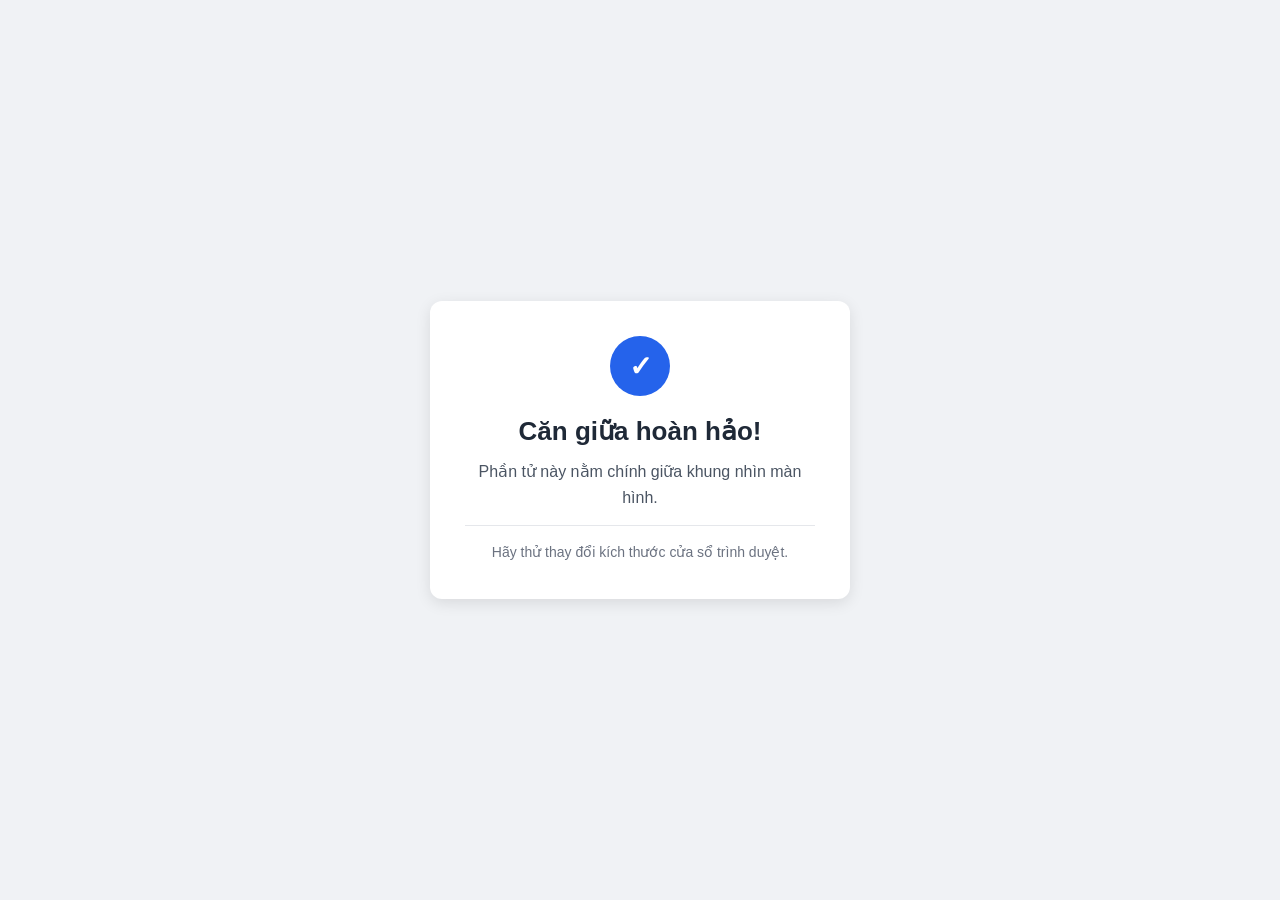
<file: bai-can-giua-flexbox/index.html>
﻿<!DOCTYPE html>
<html lang="vi">

<head>

    <meta charset="UTF-8">

    <meta
        name="viewport"
        content="width=device-width, initial-scale=1.0">

    <title>
        Căn giữa phần tử với Flexbox
    </title>

    <link
        rel="stylesheet"
        href="style.css">

</head>

<body>

    <div class="container">

        <div class="center-card">

            <div class="icon">
                ✓
            </div>

            <h3>
                Căn giữa hoàn hảo!
            </h3>

            <p>

                Phần tử này nằm chính giữa
                khung nhìn màn hình.

            </p>

            <p class="note">

                Hãy thử thay đổi kích thước
                cửa sổ trình duyệt.

            </p>

        </div>

    </div>

</body>

</html>
</file>
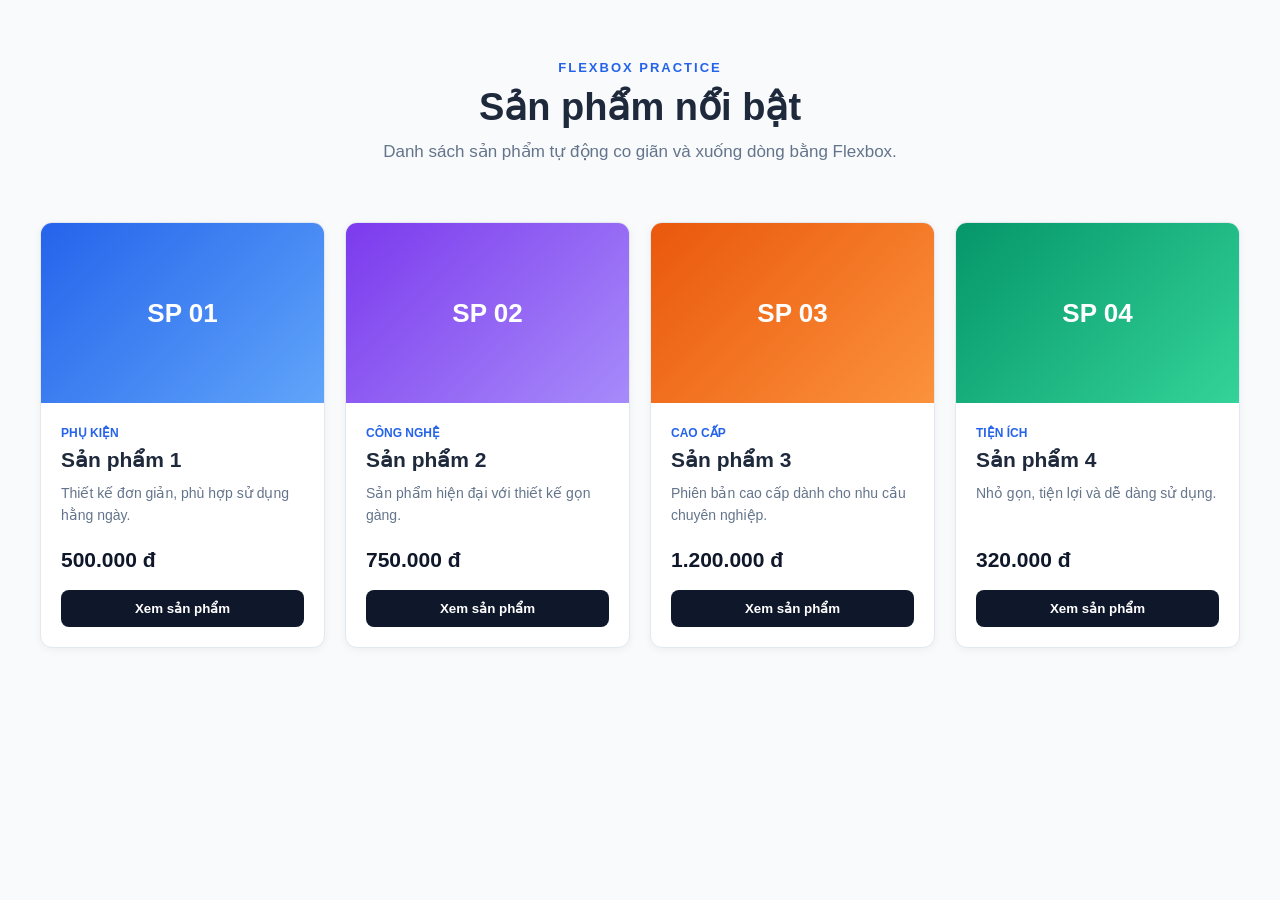
<file: bai-product-card-flex-wrap/index.html>
﻿<!DOCTYPE html>
<html lang="vi">

<head>

    <meta charset="UTF-8">

    <meta
        name="viewport"
        content="width=device-width, initial-scale=1.0">

    <title>
        Product Card Flexbox
    </title>

    <link
        rel="stylesheet"
        href="style.css">

</head>

<body>

    <main class="page">

        <section class="products-section">

            <div class="section-heading">

                <p class="eyebrow">
                    FLEXBOX PRACTICE
                </p>

                <h1>
                    Sản phẩm nổi bật
                </h1>

                <p class="description">

                    Danh sách sản phẩm tự động co giãn
                    và xuống dòng bằng Flexbox.

                </p>

            </div>

            <div class="product-grid">

                <article class="product-card">

                    <div class="product-image product-one">
                        SP 01
                    </div>

                    <div class="product-content">

                        <span class="category">
                            Phụ kiện
                        </span>

                        <h4>
                            Sản phẩm 1
                        </h4>

                        <p class="product-description">

                            Thiết kế đơn giản,
                            phù hợp sử dụng hằng ngày.

                        </p>

                        <p class="price">
                            500.000 đ
                        </p>

                        <button class="product-button">
                            Xem sản phẩm
                        </button>

                    </div>

                </article>

                <article class="product-card">

                    <div class="product-image product-two">
                        SP 02
                    </div>

                    <div class="product-content">

                        <span class="category">
                            Công nghệ
                        </span>

                        <h4>
                            Sản phẩm 2
                        </h4>

                        <p class="product-description">

                            Sản phẩm hiện đại với
                            thiết kế gọn gàng.

                        </p>

                        <p class="price">
                            750.000 đ
                        </p>

                        <button class="product-button">
                            Xem sản phẩm
                        </button>

                    </div>

                </article>

                <article class="product-card">

                    <div class="product-image product-three">
                        SP 03
                    </div>

                    <div class="product-content">

                        <span class="category">
                            Cao cấp
                        </span>

                        <h4>
                            Sản phẩm 3
                        </h4>

                        <p class="product-description">

                            Phiên bản cao cấp dành cho
                            nhu cầu chuyên nghiệp.

                        </p>

                        <p class="price">
                            1.200.000 đ
                        </p>

                        <button class="product-button">
                            Xem sản phẩm
                        </button>

                    </div>

                </article>

                <article class="product-card">

                    <div class="product-image product-four">
                        SP 04
                    </div>

                    <div class="product-content">

                        <span class="category">
                            Tiện ích
                        </span>

                        <h4>
                            Sản phẩm 4
                        </h4>

                        <p class="product-description">

                            Nhỏ gọn, tiện lợi và
                            dễ dàng sử dụng.

                        </p>

                        <p class="price">
                            320.000 đ
                        </p>

                        <button class="product-button">
                            Xem sản phẩm
                        </button>

                    </div>

                </article>

            </div>

        </section>

    </main>

</body>

</html>
</file>
<file: bai-can-giua-flexbox/style.css>
﻿/* ==========================================================
   RESET
========================================================== */

* {
    margin: 0;
    padding: 0;
    box-sizing: border-box;
}

/* ==========================================================
   BODY
========================================================== */

body {
    font-family:
        Arial,
        Helvetica,
        sans-serif;
}

/* ==========================================================
   CONTAINER
========================================================== */

.container {

    /* Chieu cao toi thieu bang toan bo man hinh */
    min-height: 100vh;

    /* DONG 1: kich hoat Flexbox */
    display: flex;

    /* DONG 2: can giua theo truc ngang */
    justify-content: center;

    /* DONG 3: can giua theo truc doc */
    align-items: center;

    background-color: #f0f2f5;

    padding: 20px;
}

/* ==========================================================
   CENTER CARD
========================================================== */

.center-card {
    width: min(420px, 100%);

    padding: 35px;

    background: #ffffff;

    border-radius: 12px;

    box-shadow:
        0 4px 15px
        rgba(0, 0, 0, 0.10);

    text-align: center;

    transition:
        transform 0.3s ease,
        box-shadow 0.3s ease;
}

.center-card:hover {
    transform: translateY(-5px);

    box-shadow:
        0 12px 30px
        rgba(0, 0, 0, 0.15);
}

/* ==========================================================
   ICON
========================================================== */

.icon {
    width: 60px;
    height: 60px;

    margin:
        0 auto
        20px;

    display: flex;

    justify-content: center;

    align-items: center;

    border-radius: 50%;

    background: #2563eb;

    color: white;

    font-size: 28px;

    font-weight: bold;
}

/* ==========================================================
   TEXT
========================================================== */

.center-card h3 {
    margin-bottom: 12px;

    font-size: 26px;

    color: #1f2937;
}

.center-card p {
    color: #4b5563;

    line-height: 1.6;
}

.center-card .note {
    margin-top: 15px;

    padding-top: 15px;

    border-top:
        1px solid
        #e5e7eb;

    color: #6b7280;

    font-size: 14px;
}

/* ==========================================================
   MOBILE
========================================================== */

@media (max-width: 480px) {

    .center-card {
        padding: 25px;
    }

    .center-card h3 {
        font-size: 22px;
    }

}
</file>
<file: bai-product-card-flex-wrap/style.css>
﻿/* ==========================================================
   RESET
========================================================== */

* {
    margin: 0;
    padding: 0;
    box-sizing: border-box;
}

/* ==========================================================
   BODY
========================================================== */

body {
    font-family:
        Arial,
        Helvetica,
        sans-serif;

    background: #f8fafc;

    color: #1e293b;
}

/* ==========================================================
   PAGE
========================================================== */

.page {
    min-height: 100vh;

    padding:
        60px
        20px;
}

/* ==========================================================
   SECTION
========================================================== */

.products-section {
    width: min(1200px, 100%);

    margin: 0 auto;
}

.section-heading {
    text-align: center;

    max-width: 700px;

    margin:
        0 auto
        40px;
}

.eyebrow {
    color: #2563eb;

    font-size: 13px;

    font-weight: bold;

    letter-spacing: 2px;

    margin-bottom: 10px;
}

.section-heading h1 {
    font-size: 38px;

    margin-bottom: 12px;
}

.description {
    color: #64748b;

    font-size: 17px;
}

/* ==========================================================
   PRODUCT GRID
========================================================== */

.product-grid {

    /* Kich hoat Flexbox */
    display: flex;

    /* Cho phep card xuong dong */
    flex-wrap: wrap;

    /* Khoang cach giua cac card */
    gap: 20px;

    padding: 20px 0;
}

/* ==========================================================
   PRODUCT CARD
========================================================== */

.product-card {

    /*
       flex-grow: 1
       flex-shrink: 1
       flex-basis: khoang 25%
    */

    flex:
        1
        1
        calc(25% - 20px);

    min-width: 220px;

    background: #ffffff;

    border:
        1px solid
        #e2e8f0;

    border-radius: 12px;

    overflow: hidden;

    box-shadow:
        0 2px 8px
        rgba(0, 0, 0, 0.05);

    transition:
        transform 0.2s ease,
        box-shadow 0.2s ease;
}

.product-card:hover {
    transform:
        translateY(-4px);

    box-shadow:
        0 12px 25px
        rgba(15, 23, 42, 0.10);
}

/* ==========================================================
   PRODUCT IMAGE
========================================================== */

.product-image {
    height: 180px;

    display: flex;

    justify-content: center;

    align-items: center;

    color: white;

    font-size: 26px;

    font-weight: bold;
}

.product-one {
    background:
        linear-gradient(
            135deg,
            #2563eb,
            #60a5fa
        );
}

.product-two {
    background:
        linear-gradient(
            135deg,
            #7c3aed,
            #a78bfa
        );
}

.product-three {
    background:
        linear-gradient(
            135deg,
            #ea580c,
            #fb923c
        );
}

.product-four {
    background:
        linear-gradient(
            135deg,
            #059669,
            #34d399
        );
}

/* ==========================================================
   PRODUCT CONTENT
========================================================== */

.product-content {
    padding: 20px;
}

.category {
    display: inline-block;

    margin-bottom: 8px;

    color: #2563eb;

    font-size: 12px;

    font-weight: bold;

    text-transform: uppercase;
}

.product-card h4 {
    font-size: 21px;

    margin-bottom: 10px;
}

.product-description {
    min-height: 48px;

    color: #64748b;

    font-size: 14px;

    line-height: 1.6;

    margin-bottom: 18px;
}

/* ==========================================================
   PRICE
========================================================== */

.price {
    color: #0f172a;

    font-size: 21px;

    font-weight: bold;

    margin-bottom: 18px;
}

/* ==========================================================
   BUTTON
========================================================== */

.product-button {
    width: 100%;

    padding: 11px 16px;

    border: none;

    border-radius: 8px;

    background: #0f172a;

    color: white;

    font-weight: bold;

    cursor: pointer;

    transition:
        background-color 0.2s ease;
}

.product-button:hover {
    background: #2563eb;
}

/* ==========================================================
   TABLET
========================================================== */

@media (max-width: 900px) {

    .product-card {

        /*
           Tren man hinh vua:
           moi card co xu huong chiem 50%
        */

        flex-basis:
            calc(50% - 20px);
    }

}

/* ==========================================================
   MOBILE
========================================================== */

@media (max-width: 520px) {

    .page {
        padding:
            40px
            16px;
    }

    .section-heading h1 {
        font-size: 30px;
    }

    .product-grid {
        gap: 16px;
    }

    .product-card {

        /*
           Tren mobile card chiem toan bo dong
        */

        flex-basis: 100%;

        min-width: 100%;
    }

}
</file>
